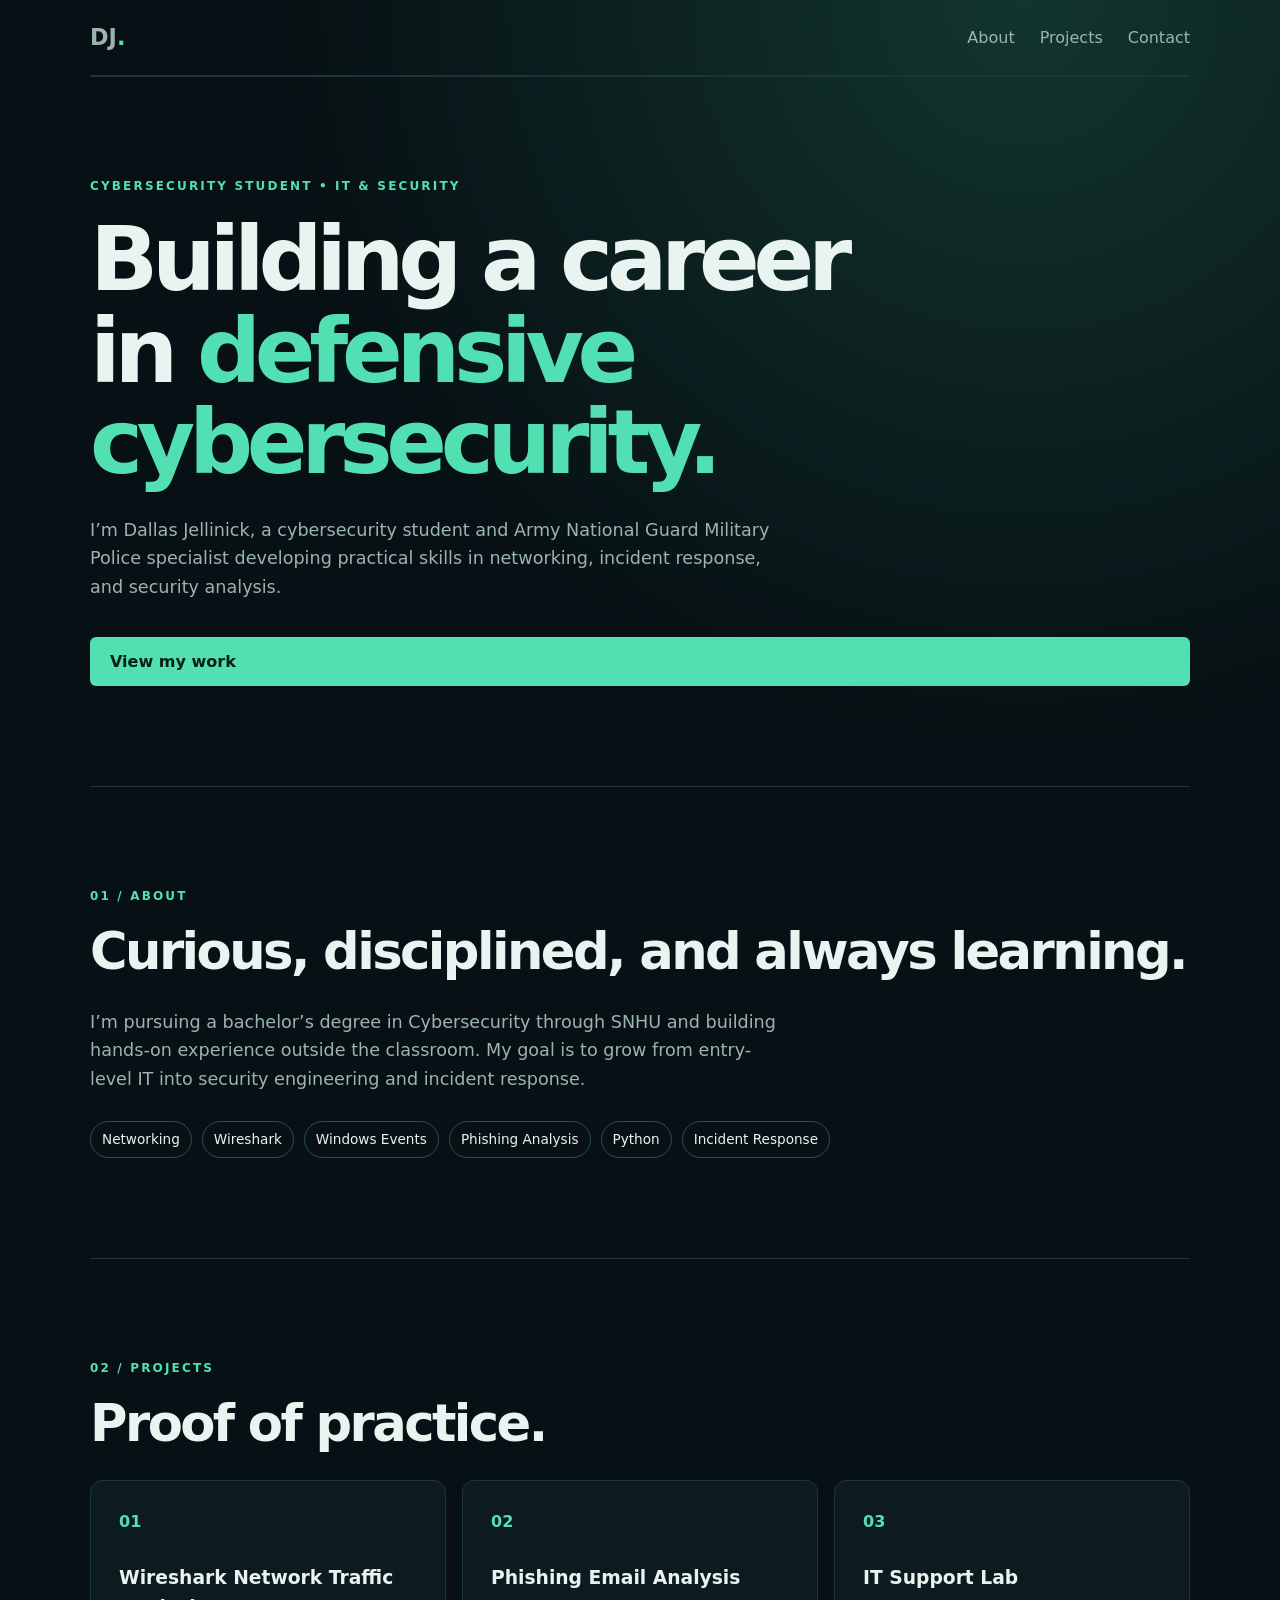
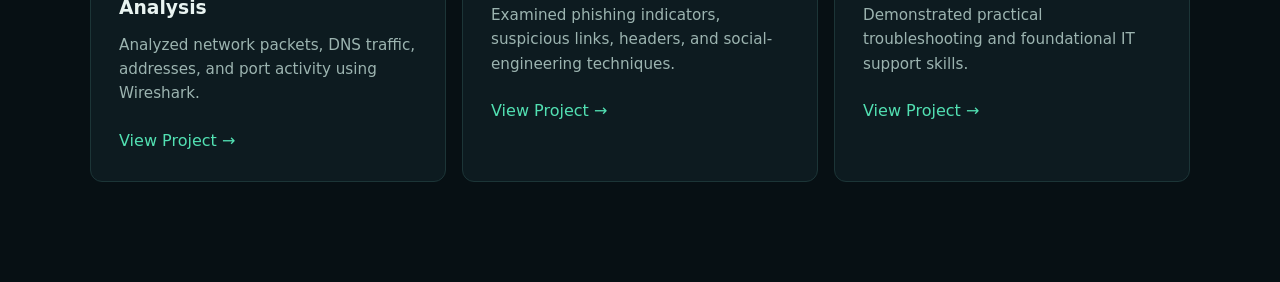
<file: index.html>
<!doctype html>
<html lang="en">
<head>
  <meta charset="UTF-8">
  <meta name="viewport" content="width=device-width, initial-scale=1.0">
  <title>Dallas Jellinick | Cybersecurity</title>
  <link rel="stylesheet" href="style.css">
</head>
<body>
  <nav><a class="logo" href="#">DJ<span>.</span></a><div><a href="#about">About</a><a href="#projects">Projects</a><a href="#contact">Contact</a></div></nav>
  <main>
    <section class="hero">
      <p class="eyebrow">CYBERSECURITY STUDENT • IT & SECURITY</p>
      <h1>Building a career in <span>defensive cybersecurity.</span></h1>
      <p class="intro">I’m Dallas Jellinick, a cybersecurity student and Army National Guard Military Police specialist developing practical skills in networking, incident response, and security analysis.</p>
      <a class="button" href="#projects">View my work</a>
    </section>
    <section id="about"><p class="eyebrow">01 / ABOUT</p><h2>Curious, disciplined, and always learning.</h2><p>I’m pursuing a bachelor’s degree in Cybersecurity through SNHU and building hands-on experience outside the classroom. My goal is to grow from entry-level IT into security engineering and incident response.</p><div class="tags"><span>Networking</span><span>Wireshark</span><span>Windows Events</span><span>Phishing Analysis</span><span>Python</span><span>Incident Response</span></div></section>
    <section id="projects">
  <p class="eyebrow">02 / PROJECTS</p>
  <h2>Proof of practice.</h2>

  <div class="grid">
    <article>
      <b>01</b>
      <h3>Wireshark Network Traffic Analysis</h3>
      <p>Analyzed network packets, DNS traffic, addresses, and port activity using Wireshark.</p>
      <a href="https://github.com/Dallasj11/wireshark-network-traffic-analysis">View Project →</a>
    </article>

    <article>
      <b>02</b>
      <h3>Phishing Email Analysis</h3>
      <p>Examined phishing indicators, suspicious links, headers, and social-engineering techniques.</p>
      <a href="https://github.com/Dallasj11/Phishing-Email-Analysis">View Project →</a>
    </article>

    <article>
      <b>03</b>
      <h3>IT Support Lab</h3>
      <p>Demonstrated practical troubleshooting and foundational IT support skills.</p>
      <a href="https://github.com/Dallasj11/IT-Support-Lab">View Project →</a>
    </article>
  </div>
</section>
</file>
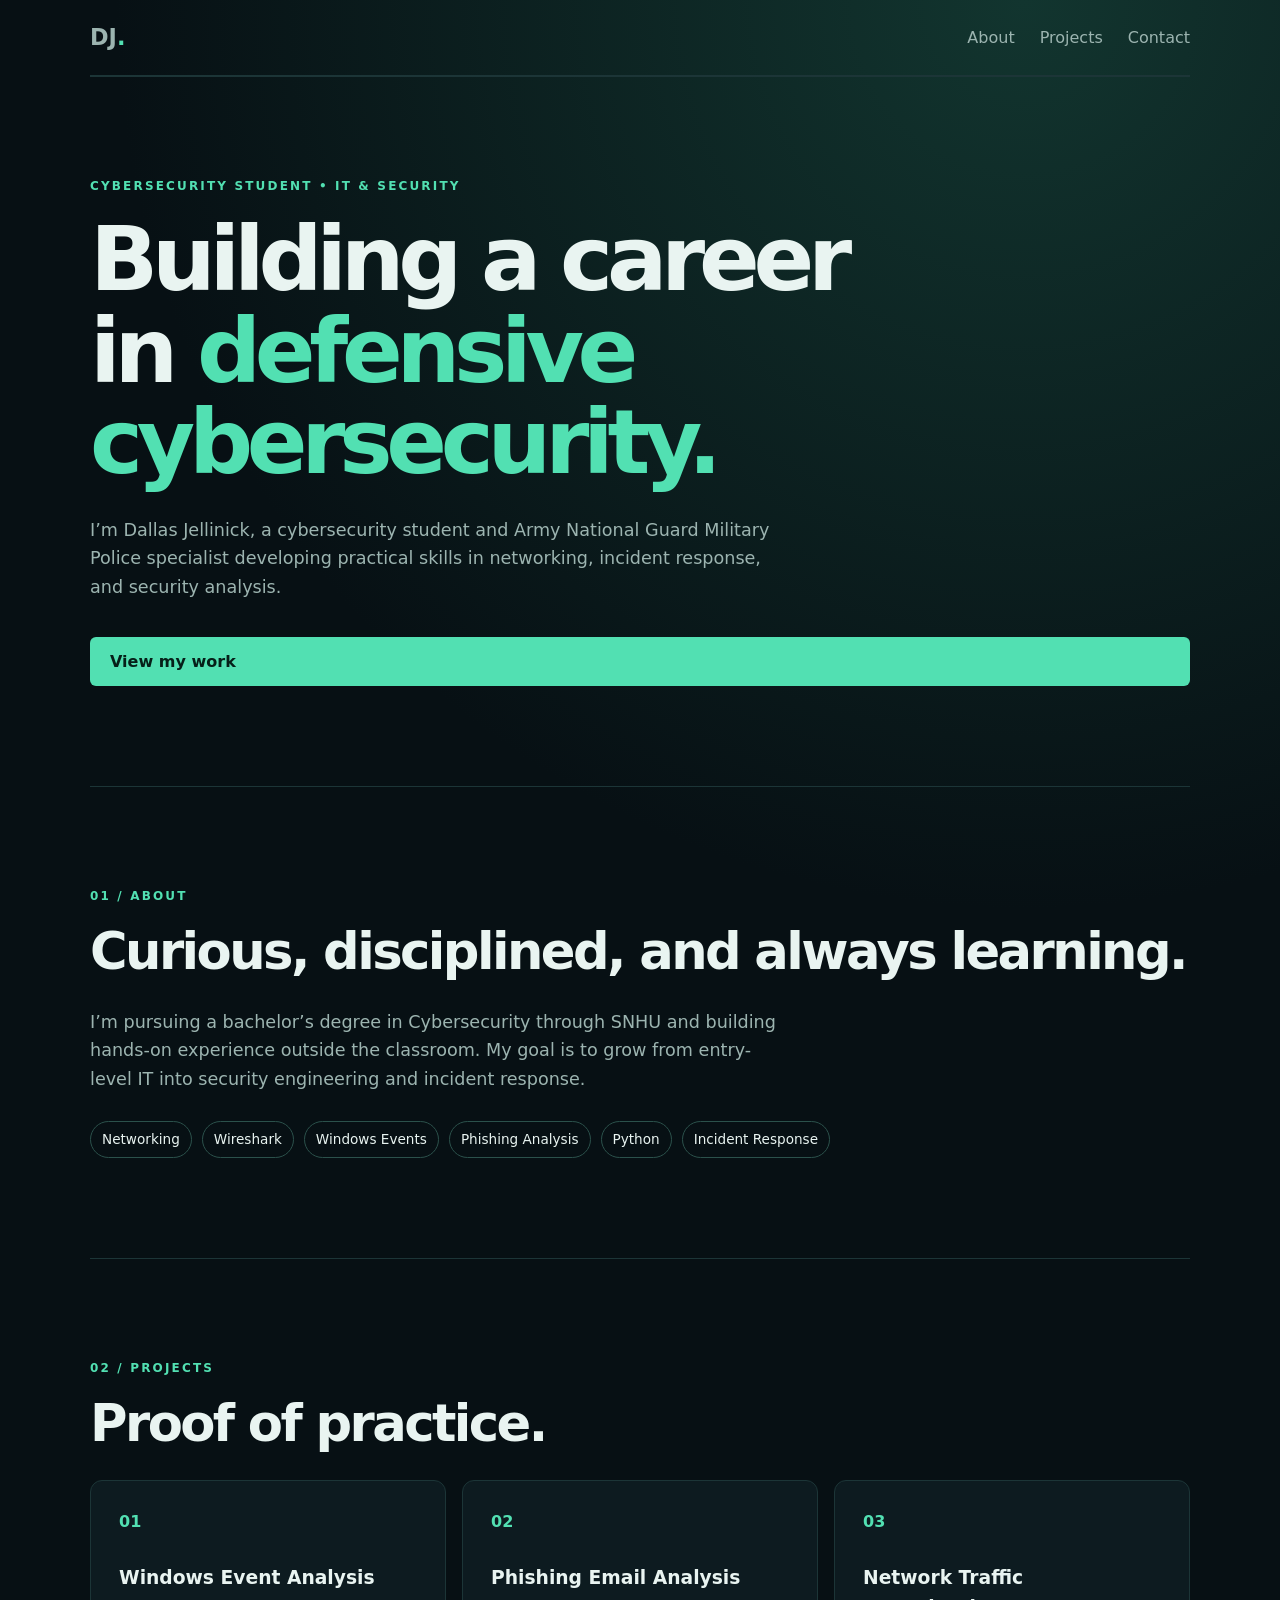
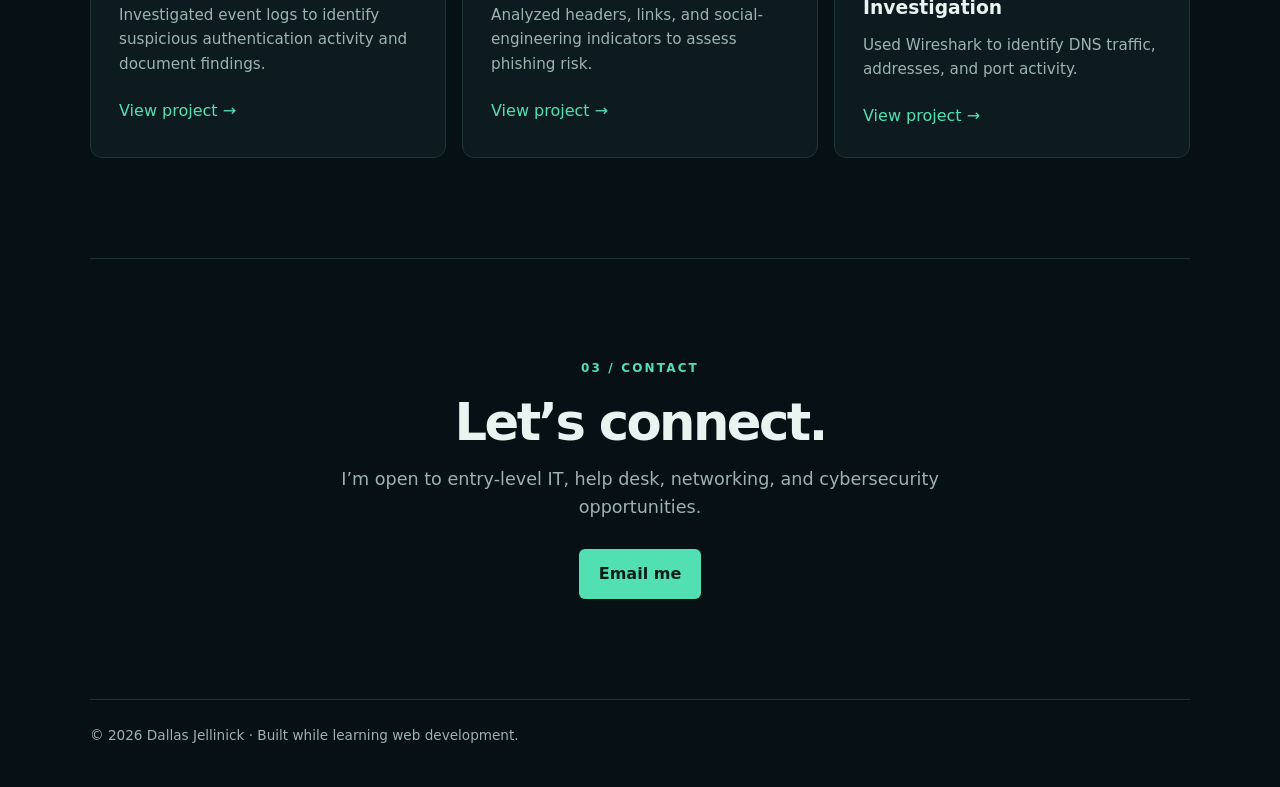
<file: index (2).html>
<!doctype html>
<html lang="en">
<head>
  <meta charset="UTF-8">
  <meta name="viewport" content="width=device-width, initial-scale=1.0">
  <title>Dallas Jellinick | Cybersecurity</title>
  <link rel="stylesheet" href="style.css">
</head>
<body>
  <nav><a class="logo" href="#">DJ<span>.</span></a><div><a href="#about">About</a><a href="#projects">Projects</a><a href="#contact">Contact</a></div></nav>
  <main>
    <section class="hero">
      <p class="eyebrow">CYBERSECURITY STUDENT • IT & SECURITY</p>
      <h1>Building a career in <span>defensive cybersecurity.</span></h1>
      <p class="intro">I’m Dallas Jellinick, a cybersecurity student and Army National Guard Military Police specialist developing practical skills in networking, incident response, and security analysis.</p>
      <a class="button" href="#projects">View my work</a>
    </section>
    <section id="about"><p class="eyebrow">01 / ABOUT</p><h2>Curious, disciplined, and always learning.</h2><p>I’m pursuing a bachelor’s degree in Cybersecurity through SNHU and building hands-on experience outside the classroom. My goal is to grow from entry-level IT into security engineering and incident response.</p><div class="tags"><span>Networking</span><span>Wireshark</span><span>Windows Events</span><span>Phishing Analysis</span><span>Python</span><span>Incident Response</span></div></section>
    <section id="projects"><p class="eyebrow">02 / PROJECTS</p><h2>Proof of practice.</h2><div class="grid"><article><b>01</b><h3>Windows Event Analysis</h3><p>Investigated event logs to identify suspicious authentication activity and document findings.</p><a href="#">View project →</a></article><article><b>02</b><h3>Phishing Email Analysis</h3><p>Analyzed headers, links, and social-engineering indicators to assess phishing risk.</p><a href="#">View project →</a></article><article><b>03</b><h3>Network Traffic Investigation</h3><p>Used Wireshark to identify DNS traffic, addresses, and port activity.</p><a href="#">View project →</a></article></div></section>
    <section id="contact" class="contact"><p class="eyebrow">03 / CONTACT</p><h2>Let’s connect.</h2><p>I’m open to entry-level IT, help desk, networking, and cybersecurity opportunities.</p><a class="button" href="mailto:your-email@example.com">Email me</a></section>
  </main>
  <footer>© 2026 Dallas Jellinick · Built while learning web development.</footer>
  <script src="script.js"></script>
</body>
</html>
</file>
<file: style.css>
:root{--bg:#071014;--panel:#0d1b20;--text:#e9f4f1;--muted:#9cb4b0;--accent:#52e0b2;--line:#1c3537}*{box-sizing:border-box;margin:0;padding:0}html{scroll-behavior:smooth}body{background:radial-gradient(circle at 80% 0%,#12352f,transparent 35%),var(--bg);color:var(--text);font-family:Inter,system-ui,sans-serif;line-height:1.6}nav,main,footer{width:min(1100px,90%);margin:auto}nav{height:76px;display:flex;justify-content:space-between;align-items:center;border-bottom:1px solid var(--line)}nav a{color:var(--muted);text-decoration:none;margin-left:25px}.logo{font-size:1.4rem;font-weight:800;margin:0}.logo span,h1 span,.eyebrow,b,article a{color:var(--accent)}.hero{min-height:650px;display:flex;justify-content:center;flex-direction:column}.eyebrow{font-size:.75rem;font-weight:800;letter-spacing:.18em;margin-bottom:18px}h1{font-size:clamp(3rem,7vw,6.3rem);line-height:1.02;letter-spacing:-.07em;max-width:850px}.intro{color:var(--muted);font-size:1.15rem;max-width:640px;margin:28px 0}.button{display:inline-block;background:var(--accent);color:#062019;padding:12px 20px;border-radius:6px;text-decoration:none;font-weight:700;margin-top:8px}section{padding:100px 0;border-top:1px solid var(--line)}h2{font-size:clamp(2rem,4vw,3.7rem);line-height:1.05;letter-spacing:-.05em;margin-bottom:30px}section>p:not(.eyebrow){color:var(--muted);font-size:1.1rem;max-width:700px}.tags{display:flex;flex-wrap:wrap;gap:10px;margin-top:28px}.tags span{border:1px solid #2b514b;border-radius:20px;padding:7px 11px;font-size:.85rem}.grid{display:grid;grid-template-columns:repeat(3,1fr);gap:16px}.grid article{background:var(--panel);border:1px solid var(--line);border-radius:12px;padding:28px;min-height:250px}.grid h3{margin:28px 0 10px}.grid p{color:var(--muted);font-size:.95rem}.grid article a{display:block;margin-top:22px;text-decoration:none}.contact{text-align:center}.contact>p:not(.eyebrow){margin:0 auto 20px}.contact h2{margin-bottom:15px}footer{color:var(--muted);border-top:1px solid var(--line);padding:25px 0 40px;font-size:.85rem}@media(max-width:700px){.grid{grid-template-columns:1fr}.hero{min-height:570px}nav a{margin-left:10px}}
</file>
